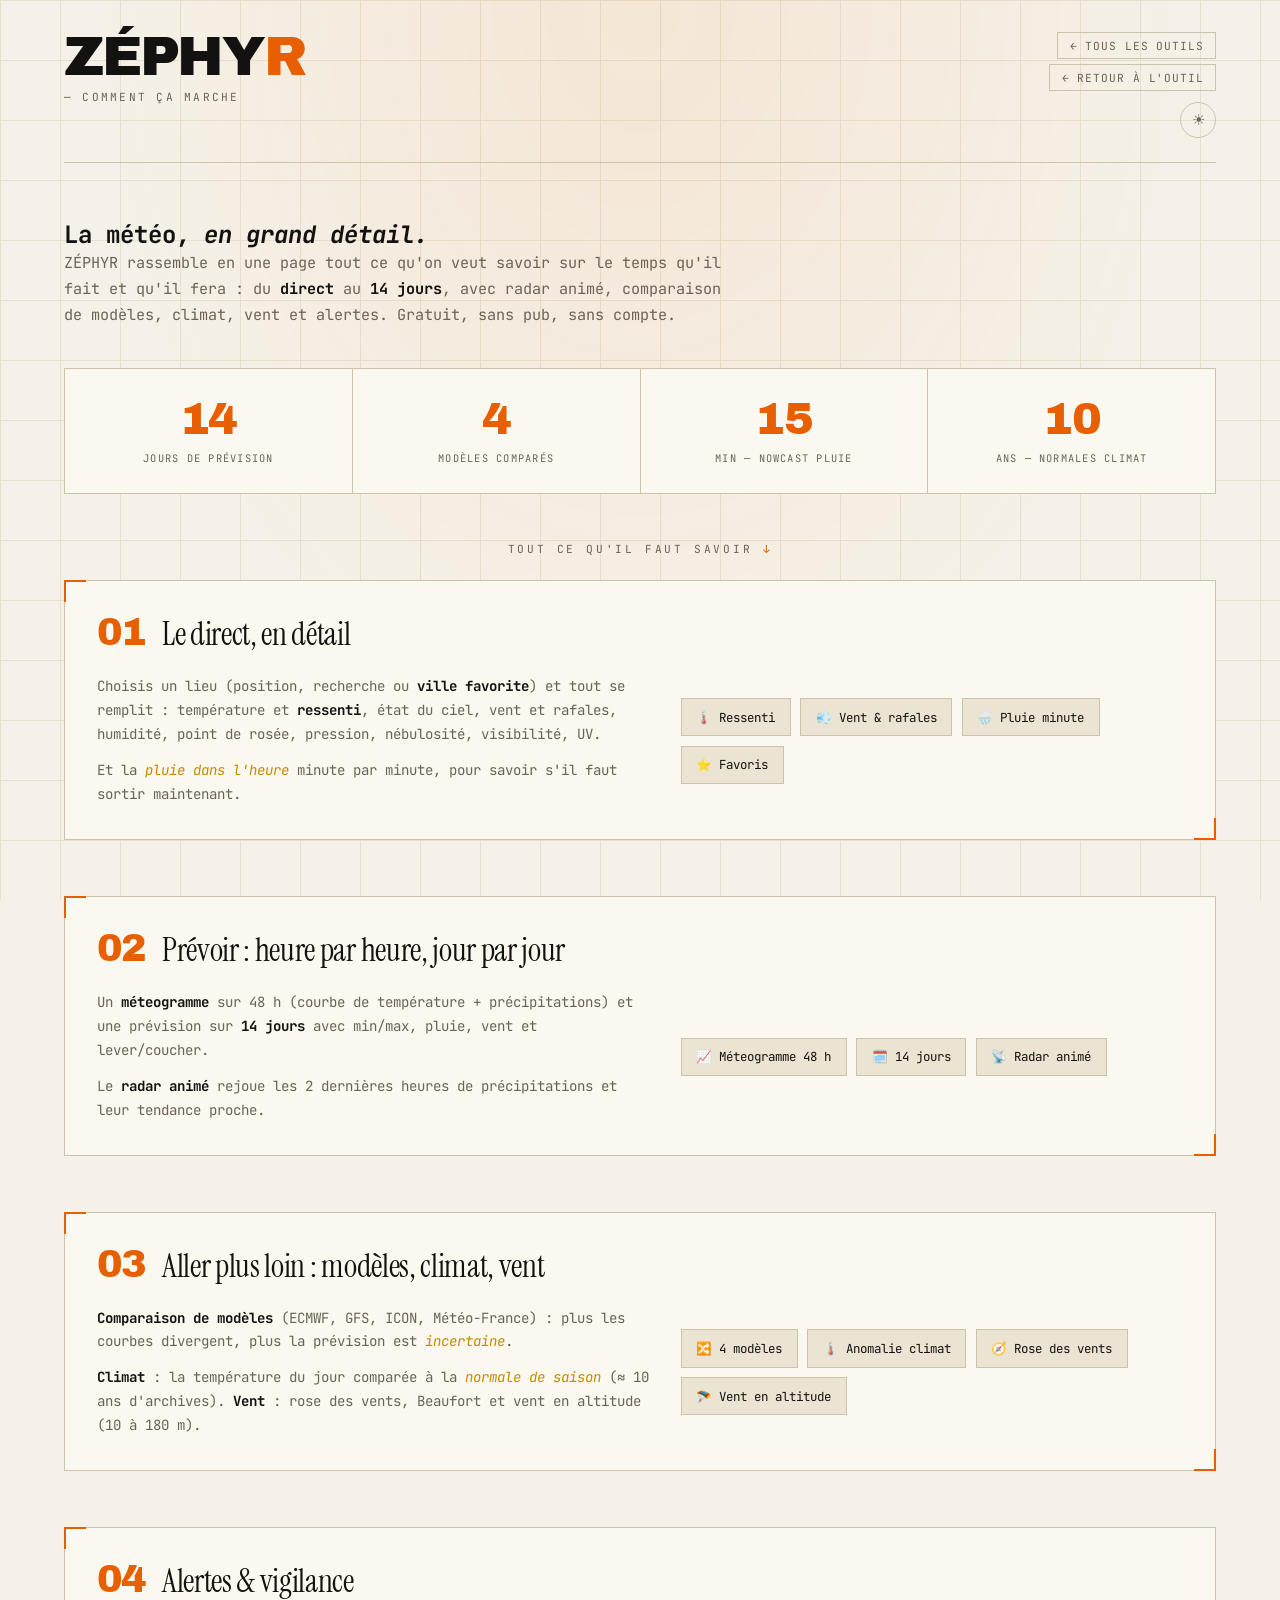
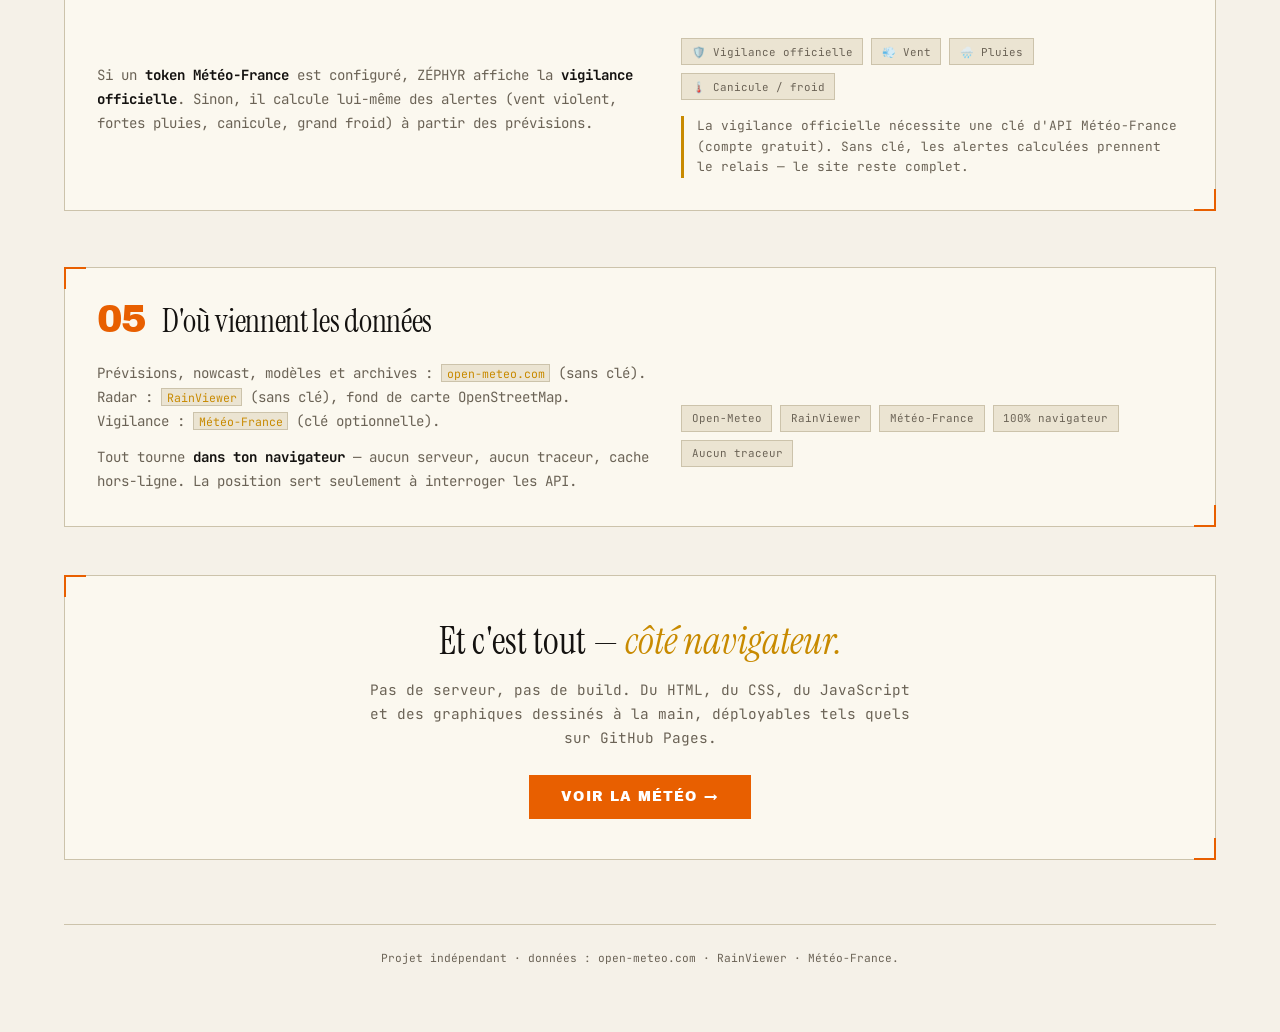
<file: comment-ca-marche.html>
<!DOCTYPE html>
<html lang="fr">
<head>
    <meta charset="UTF-8">
    <meta name="viewport" content="width=device-width, initial-scale=1.0">
    <title>Comment ça marche — ZÉPHYR</title>
    <meta name="description" content="Comprendre ZÉPHYR : conditions en direct, pluie minute, prévision et radar, comparaison de modèles, climat, vent et vigilance — et d'où viennent les données.">
    <meta name="theme-color" content="#0d0d0d" media="(prefers-color-scheme: dark)">
    <meta name="theme-color" content="#f5f1e8" media="(prefers-color-scheme: light)">
    <link rel="icon" href="favicon.svg" type="image/svg+xml">
    <script>(function(){try{var t=localStorage.getItem('zephyr-theme')||(matchMedia('(prefers-color-scheme: light)').matches?'light':'dark');if(t==='light')document.documentElement.setAttribute('data-theme','light');}catch(e){}})();</script>
    <link rel="preconnect" href="https://fonts.googleapis.com">
    <link rel="preconnect" href="https://fonts.gstatic.com" crossorigin>
    <link href="https://fonts.googleapis.com/css2?family=Archivo+Black&family=Instrument+Serif:ital@0;1&family=JetBrains+Mono:wght@400;500&display=swap" rel="stylesheet">
    <link rel="stylesheet" href="style.css">
    <link rel="stylesheet" href="comment-ca-marche.css">
</head>
<body>
    <div class="container">
        <header>
            <div>
                <a class="logo" href="index.html">ZÉPHY<span>R</span></a>
                <div class="tagline">— Comment ça marche</div>
            </div>
            <div class="meta">
                <div class="meta-right">
                    <a class="nav-link" href="https://leo-grnd.github.io/hub/">← Tous les outils</a>
                    <a class="nav-link" href="index.html">← Retour à l'outil</a>
                    <button id="themeToggle" class="theme-toggle" aria-label="Changer de thème" title="Changer de thème">
                        <span id="themeIcon" aria-hidden="true">☾</span>
                    </button>
                </div>
            </div>
        </header>

        <section class="hero hiw-hero">
            <h1>La météo, <em>en grand détail.</em></h1>
            <p>ZÉPHYR rassemble en une page tout ce qu'on veut savoir sur le temps qu'il fait et qu'il fera :
               du <strong>direct</strong> au <strong>14 jours</strong>, avec radar animé, comparaison de modèles,
               climat, vent et alertes. Gratuit, sans pub, sans compte.</p>
        </section>

        <section class="stats" aria-label="Chiffres clés">
            <div class="stat"><div class="stat-num" data-count="14">0</div><div class="stat-lbl">jours de prévision</div></div>
            <div class="stat"><div class="stat-num" data-count="4">0</div><div class="stat-lbl">modèles comparés</div></div>
            <div class="stat"><div class="stat-num" data-count="15">0</div><div class="stat-lbl">min — nowcast pluie</div></div>
            <div class="stat"><div class="stat-num" data-count="10">0</div><div class="stat-lbl">ans — normales climat</div></div>
        </section>

        <p class="flow-intro">Tout ce qu'il faut savoir <span class="arrow">↓</span></p>

        <ol class="pipeline">

            <li class="step card reveal">
                <div class="step-head"><span class="step-num">01</span><h2>Le direct, en détail</h2></div>
                <div class="step-body">
                    <div class="step-text">
                        <p>Choisis un lieu (position, recherche ou <strong>ville favorite</strong>) et tout se remplit :
                           température et <strong>ressenti</strong>, état du ciel, vent et rafales, humidité,
                           point de rosée, pression, nébulosité, visibilité, UV.</p>
                        <p>Et la <em>pluie dans l'heure</em> minute par minute, pour savoir s'il faut sortir maintenant.</p>
                    </div>
                    <div class="step-visual">
                        <div class="vchips">
                            <span class="vchip">🌡️ Ressenti</span>
                            <span class="vchip">💨 Vent &amp; rafales</span>
                            <span class="vchip">🌧️ Pluie minute</span>
                            <span class="vchip">⭐ Favoris</span>
                        </div>
                    </div>
                </div>
            </li>

            <li class="step card reveal">
                <div class="step-head"><span class="step-num">02</span><h2>Prévoir : heure par heure, jour par jour</h2></div>
                <div class="step-body">
                    <div class="step-text">
                        <p>Un <strong>méteogramme</strong> sur 48 h (courbe de température + précipitations) et une
                           prévision sur <strong>14 jours</strong> avec min/max, pluie, vent et lever/coucher.</p>
                        <p>Le <strong>radar animé</strong> rejoue les 2 dernières heures de précipitations et leur
                           tendance proche.</p>
                    </div>
                    <div class="step-visual">
                        <div class="vchips">
                            <span class="vchip">📈 Méteogramme 48 h</span>
                            <span class="vchip">🗓️ 14 jours</span>
                            <span class="vchip">📡 Radar animé</span>
                        </div>
                    </div>
                </div>
            </li>

            <li class="step card reveal">
                <div class="step-head"><span class="step-num">03</span><h2>Aller plus loin : modèles, climat, vent</h2></div>
                <div class="step-body">
                    <div class="step-text">
                        <p><strong>Comparaison de modèles</strong> (ECMWF, GFS, ICON, Météo-France) : plus les courbes
                           divergent, plus la prévision est <em>incertaine</em>.</p>
                        <p><strong>Climat</strong> : la température du jour comparée à la <em>normale de saison</em>
                           (≈ 10 ans d'archives). <strong>Vent</strong> : rose des vents, Beaufort et vent en altitude
                           (10 à 180 m).</p>
                    </div>
                    <div class="step-visual">
                        <div class="vchips">
                            <span class="vchip">🔀 4 modèles</span>
                            <span class="vchip">🌡️ Anomalie climat</span>
                            <span class="vchip">🧭 Rose des vents</span>
                            <span class="vchip">🪂 Vent en altitude</span>
                        </div>
                    </div>
                </div>
            </li>

            <li class="step card reveal">
                <div class="step-head"><span class="step-num">04</span><h2>Alertes &amp; vigilance</h2></div>
                <div class="step-body">
                    <div class="step-text">
                        <p>Si un <strong>token Météo-France</strong> est configuré, ZÉPHYR affiche la
                           <strong>vigilance officielle</strong>. Sinon, il calcule lui-même des alertes
                           (vent violent, fortes pluies, canicule, grand froid) à partir des prévisions.</p>
                    </div>
                    <div class="step-visual">
                        <div class="badges">
                            <span class="badge">🛡️ Vigilance officielle</span>
                            <span class="badge">💨 Vent</span>
                            <span class="badge">🌧️ Pluies</span>
                            <span class="badge">🌡️ Canicule / froid</span>
                        </div>
                        <p class="note">La vigilance officielle nécessite une clé d'API Météo-France (compte gratuit).
                           Sans clé, les alertes calculées prennent le relais — le site reste complet.</p>
                    </div>
                </div>
            </li>

            <li class="step card reveal">
                <div class="step-head"><span class="step-num">05</span><h2>D'où viennent les données</h2></div>
                <div class="step-body">
                    <div class="step-text">
                        <p>Prévisions, nowcast, modèles et archives : <code>open-meteo.com</code> (sans clé). Radar :
                           <code>RainViewer</code> (sans clé), fond de carte OpenStreetMap. Vigilance :
                           <code>Météo-France</code> (clé optionnelle).</p>
                        <p>Tout tourne <strong>dans ton navigateur</strong> — aucun serveur, aucun traceur, cache
                           hors-ligne. La position sert seulement à interroger les API.</p>
                    </div>
                    <div class="step-visual">
                        <div class="badges">
                            <span class="badge">Open-Meteo</span>
                            <span class="badge">RainViewer</span>
                            <span class="badge">Météo-France</span>
                            <span class="badge">100% navigateur</span>
                            <span class="badge">Aucun traceur</span>
                        </div>
                    </div>
                </div>
            </li>
        </ol>

        <section class="outro card reveal">
            <h2>Et c'est tout — <em>côté navigateur.</em></h2>
            <p>Pas de serveur, pas de build. Du HTML, du CSS, du JavaScript et des graphiques dessinés à la main,
               déployables tels quels sur GitHub&nbsp;Pages.</p>
            <a class="cta" href="index.html">Voir la météo →</a>
        </section>

        <footer>
            Projet indépendant · données : open-meteo.com · RainViewer · Météo-France.
        </footer>
    </div>

    <script>
    (function () {
        var icon = document.getElementById('themeIcon');
        function apply(t) {
            if (t === 'light') { document.documentElement.setAttribute('data-theme', 'light'); icon.textContent = '☀'; }
            else { document.documentElement.removeAttribute('data-theme'); icon.textContent = '☾'; }
        }
        apply(localStorage.getItem('zephyr-theme') || (matchMedia('(prefers-color-scheme: light)').matches ? 'light' : 'dark'));
        document.getElementById('themeToggle').addEventListener('click', function () {
            var next = document.documentElement.getAttribute('data-theme') === 'light' ? 'dark' : 'light';
            localStorage.setItem('zephyr-theme', next); apply(next);
        });
        var reduce = matchMedia('(prefers-reduced-motion: reduce)').matches;
        var reveals = document.querySelectorAll('.reveal');
        if (reduce || !('IntersectionObserver' in window)) { reveals.forEach(function (el) { el.classList.add('in'); }); }
        else { var io = new IntersectionObserver(function (es) { es.forEach(function (e) { if (e.isIntersecting) { e.target.classList.add('in'); io.unobserve(e.target); } }); }, { threshold: 0.18 }); reveals.forEach(function (el) { io.observe(el); }); }
        var nums = document.querySelectorAll('.stat-num[data-count]');
        function countUp(el) { var target = parseInt(el.getAttribute('data-count'), 10); if (reduce) { el.textContent = target.toLocaleString('fr-FR'); return; } var start = null, dur = 1100; function tick(ts) { if (start === null) start = ts; var p = Math.min(1, (ts - start) / dur); el.textContent = Math.round(target * (1 - Math.pow(1 - p, 3))).toLocaleString('fr-FR'); if (p < 1) requestAnimationFrame(tick); } requestAnimationFrame(tick); }
        if (!('IntersectionObserver' in window)) { nums.forEach(countUp); }
        else { var io2 = new IntersectionObserver(function (es) { es.forEach(function (e) { if (e.isIntersecting) { countUp(e.target); io2.unobserve(e.target); } }); }, { threshold: 0.6 }); nums.forEach(function (el) { io2.observe(el); }); }
    })();
    </script>
</body>
</html>
</file>
<file: style.css>
/* ===========================================================================
   ZÉPHYR — système de design partagé (brutaliste) + dashboard météo dense.
   =========================================================================== */
:root {
  --bg: #0d0d0d;
  --bg-soft: #161616;
  --bg-card: #1a1a1a;
  --ink: #f5f1e8;
  --ink-dim: #8a8278;
  --accent: #ff6b00;
  --accent-soft: #ffb800;
  --grid: #222;
  --border: #2a2a2a;
  --grid-opacity: 0.35;
  --glow-opacity: 0.12;

  --sky: #3b82f6;          /* précip / froid (graphes) */
  --vert: #4ade80;
  --jaune: #f7d100;
  --orange: #ff8c1a;
  --rouge: #ef4444;
}

:root[data-theme="light"] {
  --bg: #f5f1e8;
  --bg-soft: #ebe4d2;
  --bg-card: #fbf8ef;
  --ink: #141210;
  --ink-dim: #6b6356;
  --accent: #e85f00;
  --accent-soft: #c88a00;
  --grid: #d9d1bc;
  --border: #ccc3ab;
  --grid-opacity: 0.55;
  --glow-opacity: 0.08;

  --sky: #2563eb;
  --vert: #16a34a;
  --jaune: #c79a00;
  --orange: #d97300;
  --rouge: #dc2626;
}

html, body { transition: background-color 0.25s ease, color 0.25s ease; }
* { box-sizing: border-box; margin: 0; padding: 0; }

html, body {
  background: var(--bg);
  color: var(--ink);
  font-family: 'JetBrains Mono', monospace;
  min-height: 100vh;
  overflow-x: hidden;
}

body::before {
  content: '';
  position: fixed;
  inset: 0;
  background-image: linear-gradient(var(--grid) 1px, transparent 1px), linear-gradient(90deg, var(--grid) 1px, transparent 1px);
  background-size: 60px 60px;
  opacity: var(--grid-opacity);
  pointer-events: none;
  z-index: 0;
}
body::after {
  content: '';
  position: fixed;
  inset: 0;
  background: radial-gradient(ellipse at top, rgba(255,107,0, var(--glow-opacity)), transparent 60%);
  pointer-events: none;
  z-index: 0;
}

.container {
  position: relative;
  z-index: 1;
  max-width: 1200px;
  margin: 0 auto;
  padding: 2rem 1.5rem 4rem;
  display: flex;
  flex-direction: column;
}

/* ---- Header (partagé) ---- */
header { display: flex; justify-content: space-between; align-items: flex-start; margin-bottom: 2.5rem; padding-bottom: 1.5rem; border-bottom: 1px solid var(--border); }
.logo { font-family: 'Archivo Black', sans-serif; font-size: clamp(2rem, 6vw, 3.5rem); letter-spacing: -0.04em; line-height: 0.9; color: var(--ink); }
.logo span { color: var(--accent); }
.tagline { font-size: 0.7rem; text-transform: uppercase; letter-spacing: 0.2em; color: var(--ink-dim); margin-top: 0.5rem; }
.meta { text-align: right; font-size: 0.7rem; color: var(--ink-dim); letter-spacing: 0.15em; text-transform: uppercase; }
.meta-right { display: flex; flex-direction: column; align-items: flex-end; gap: 0.3rem; }
.meta .pulse { display: inline-block; width: 8px; height: 8px; border-radius: 50%; background: var(--vert); margin-right: 0.4rem; animation: pulse 2s infinite; }
#status[data-state="cache"] .pulse { background: var(--accent-soft); }
#status[data-state="error"] .pulse { background: var(--rouge); animation: none; }
@keyframes pulse { 0%, 100% { opacity: 1; } 50% { opacity: 0.3; } }
.theme-toggle { background: none; border: 1px solid var(--border); color: var(--ink-dim); width: 36px; height: 36px; border-radius: 50%; cursor: pointer; display: inline-flex; align-items: center; justify-content: center; font-size: 0.95rem; transition: border-color 0.2s, color 0.2s, transform 0.2s; margin-top: 0.4rem; }
.theme-toggle:hover { border-color: var(--accent); color: var(--accent); transform: rotate(15deg); }
.nav-link { font-family: 'JetBrains Mono', monospace; font-size: 0.7rem; letter-spacing: 0.08em; text-transform: uppercase; color: var(--ink-dim); text-decoration: none; border: 1px solid var(--border); padding: 0.35rem 0.7rem; transition: color 0.2s, border-color 0.2s; white-space: nowrap; }
.nav-link:hover { color: var(--accent); border-color: var(--accent); }

/* ---- Cards (partagé) ---- */
.card { background: var(--bg-card); border: 1px solid var(--border); padding: 1.75rem; margin-bottom: 2rem; position: relative; }
.card::before { content: ''; position: absolute; top: -1px; left: -1px; width: 20px; height: 20px; border-top: 2px solid var(--accent); border-left: 2px solid var(--accent); }
.card::after { content: ''; position: absolute; bottom: -1px; right: -1px; width: 20px; height: 20px; border-bottom: 2px solid var(--accent); border-right: 2px solid var(--accent); }
.section-head { font-size: 0.7rem; text-transform: uppercase; letter-spacing: 0.2em; color: var(--ink-dim); margin-bottom: 1.1rem; display: flex; align-items: center; gap: 0.6rem; flex-wrap: wrap; }
.section-head .src { color: var(--accent-soft); letter-spacing: 0.05em; }
.card-foot { margin-top: 0.9rem; font-size: 0.7rem; color: var(--ink-dim); line-height: 1.5; }
.grid-2 { display: grid; grid-template-columns: 1fr 1fr; gap: 2rem; }
.chart-wrap { width: 100%; position: relative; }
.chart-wrap.center { display: flex; justify-content: center; }
.chart { width: 100%; height: auto; display: block; }
.cursor-line { stroke: var(--ink-dim); stroke-width: 1; stroke-dasharray: 3 3; pointer-events: none; }
.cursor-dot { pointer-events: none; stroke: var(--bg-card); stroke-width: 1.5; }
.chart-tip {
  position: absolute; top: 2px; transform: translateX(-50%);
  background: var(--bg-soft); border: 1px solid var(--border);
  padding: 0.4rem 0.6rem; font-size: 0.72rem; line-height: 1.4;
  pointer-events: none; white-space: nowrap; z-index: 4;
}
.chart-tip .tip-h { color: var(--ink-dim); font-size: 0.62rem; text-transform: uppercase; letter-spacing: 0.06em; margin-bottom: 0.25rem; }
.tip-row { display: flex; align-items: center; gap: 0.4rem; }
.tip-row b { font-variant-numeric: tabular-nums; color: var(--ink); }
.tip-c { width: 10px; height: 3px; display: inline-block; flex-shrink: 0; }

/* ---- Localisation + favoris + unités ---- */
.loc-row { display: flex; gap: 0.6rem; align-items: center; flex-wrap: wrap; }
.geo-btn { background: var(--accent); color: #fff; border: none; font-family: 'Archivo Black', sans-serif; font-size: 0.72rem; letter-spacing: 0.06em; text-transform: uppercase; padding: 0.7rem 1.1rem; cursor: pointer; transition: transform 0.15s, background 0.15s; white-space: nowrap; }
.geo-btn:hover { background: var(--accent-soft); transform: translateX(2px); }
.geo-btn:disabled { opacity: 0.5; }
.search-wrap { position: relative; flex: 1; min-width: 200px; }
.search-input { width: 100%; background: var(--bg-soft); border: 1px solid var(--border); color: var(--ink); font-family: 'JetBrains Mono', monospace; font-size: 0.9rem; padding: 0.7rem 0.9rem; }
.search-input:focus { outline: 2px solid var(--accent); outline-offset: 1px; }
.search-results { position: absolute; z-index: 5; left: 0; right: 0; margin-top: 2px; background: var(--bg-card); border: 1px solid var(--border); max-height: 260px; overflow-y: auto; }
.search-results li { list-style: none; padding: 0.6rem 0.9rem; font-size: 0.82rem; cursor: pointer; border-bottom: 1px solid var(--border); }
.search-results li:last-child { border-bottom: none; }
.search-results li:hover { background: var(--bg-soft); color: var(--accent); }
.search-results .sr-sub { color: var(--ink-dim); font-size: 0.72rem; }
.fav-add { background: var(--bg-soft); border: 1px solid var(--border); color: var(--ink-dim); font-family: 'JetBrains Mono', monospace; font-size: 0.7rem; text-transform: uppercase; letter-spacing: 0.05em; padding: 0.7rem 0.9rem; cursor: pointer; white-space: nowrap; transition: color 0.15s, border-color 0.15s; }
.fav-add:hover { color: var(--accent); border-color: var(--accent); }
.favs { display: flex; gap: 0.4rem; flex-wrap: wrap; margin-top: 0.8rem; }
.fav { background: var(--bg-soft); border: 1px solid var(--border); color: var(--ink); font-family: 'JetBrains Mono', monospace; font-size: 0.75rem; padding: 0.4rem 0.7rem; cursor: pointer; transition: border-color 0.15s; }
.fav:hover { border-color: var(--accent); }
.fav.active { border-color: var(--accent); color: var(--accent); }
.fav-x { margin-left: 0.5rem; opacity: 0.5; }
.fav-x:hover { opacity: 1; color: var(--rouge); }
.place { margin-top: 1rem; display: flex; align-items: baseline; gap: 0.6rem; flex-wrap: wrap; }
.place-name { font-family: 'Archivo Black', sans-serif; font-size: 1.2rem; letter-spacing: -0.02em; }
.place-sub { color: var(--ink-dim); font-size: 0.72rem; text-transform: uppercase; letter-spacing: 0.1em; }
.units { display: flex; gap: 0.7rem; flex-wrap: wrap; margin-top: 1rem; }
.unit-grp { display: inline-flex; border: 1px solid var(--border); overflow: hidden; }
.unit-opt { background: var(--bg-soft); border: none; border-right: 1px solid var(--border); color: var(--ink-dim); font-family: 'JetBrains Mono', monospace; font-size: 0.68rem; padding: 0.35rem 0.6rem; cursor: pointer; }
.unit-opt:last-child { border-right: none; }
.unit-opt.on { background: var(--accent); color: #fff; }

/* ---- Conditions actuelles ---- */
.cur-main { display: flex; align-items: center; gap: 1.5rem; flex-wrap: wrap; }
.cur-icon { width: 88px; height: 88px; color: var(--ink); flex-shrink: 0; }
.cur-icon svg { width: 100%; height: 100%; }
.cur-temp { font-family: 'Archivo Black', sans-serif; font-size: clamp(3rem, 11vw, 5rem); line-height: 0.9; letter-spacing: -0.04em; }
.cur-temp .deg { font-size: 0.35em; color: var(--ink-dim); margin-left: 0.1em; }
.cur-label { font-family: 'Instrument Serif', serif; font-size: clamp(1.3rem, 4vw, 1.9rem); color: var(--accent-soft); }
.cur-feels { font-size: 0.8rem; color: var(--ink-dim); margin-top: 0.2rem; }
.cur-side { margin-left: auto; text-align: right; }
.cur-hilo { font-family: 'Archivo Black', sans-serif; font-size: 1.1rem; letter-spacing: -0.02em; }
.cur-wind { font-size: 0.8rem; color: var(--ink-dim); margin-top: 0.5rem; line-height: 1.5; }
.cur-wind .dir { color: var(--accent); }
.cur-wind .ci { margin-right: 0.3rem; }
.cur-stats { display: grid; grid-template-columns: repeat(6, 1fr); gap: 1px; background: var(--border); border: 1px solid var(--border); margin-top: 1.5rem; }
.cs { background: var(--bg-soft); padding: 0.85rem 0.7rem; display: flex; flex-direction: column; gap: 0.3rem; }
.cs span { font-size: 0.58rem; text-transform: uppercase; letter-spacing: 0.1em; color: var(--ink-dim); }
.cs b { font-family: 'Archivo Black', sans-serif; font-size: 0.95rem; letter-spacing: -0.02em; }

/* ---- Nowcast ---- */
.nowcast-phrase { font-family: 'Instrument Serif', serif; font-size: clamp(1.1rem, 3vw, 1.5rem); margin-bottom: 1rem; }

/* ---- Alertes ---- */
.alerts-list { display: flex; flex-direction: column; gap: 0.6rem; }
.alert { display: flex; align-items: baseline; gap: 0.6rem; padding: 0.7rem 0.9rem; background: var(--bg-soft); border: 1px solid var(--border); border-left: 4px solid var(--lv, var(--ink-dim)); font-size: 0.82rem; line-height: 1.4; }
.alert[data-level="vert"] { --lv: var(--vert); }
.alert[data-level="jaune"] { --lv: var(--jaune); }
.alert[data-level="orange"] { --lv: var(--orange); }
.alert[data-level="rouge"] { --lv: var(--rouge); }
.alert.ok { --lv: var(--vert); color: var(--ink-dim); }
.alert b { color: var(--ink); }
.alert .when { margin-left: auto; color: var(--ink-dim); text-transform: uppercase; font-size: 0.62rem; letter-spacing: 0.08em; }
.alert .ci { font-size: 1rem; }

/* ---- Prévision 14 jours ---- */
.daily-list { display: flex; flex-direction: column; }
.day-row { display: grid; grid-template-columns: 4.5rem 2rem 1fr auto; align-items: center; gap: 0.8rem; padding: 0.5rem 0; border-bottom: 1px solid var(--border); }
.day-row:last-child { border-bottom: none; }
.day-name { font-size: 0.8rem; text-transform: capitalize; color: var(--ink-dim); }
.day-ico { width: 26px; height: 26px; color: var(--ink); }
.day-ico svg { width: 100%; height: 100%; }
.day-prec { font-size: 0.72rem; color: var(--sky); font-variant-numeric: tabular-nums; }
.day-temps { font-variant-numeric: tabular-nums; font-size: 0.9rem; text-align: right; }
.day-temps b { font-family: 'Archivo Black', sans-serif; }
.day-temps .lo { color: var(--ink-dim); }

/* ---- Radar ---- */
.radar-ctrl { margin-left: auto; display: inline-flex; align-items: center; gap: 0.6rem; }
.radar-play { background: var(--bg-soft); border: 1px solid var(--border); color: var(--ink); width: 30px; height: 30px; cursor: pointer; border-radius: 50%; }
.radar-play:hover { border-color: var(--accent); color: var(--accent); }
.radar-time { font-variant-numeric: tabular-nums; color: var(--ink); letter-spacing: 0; }
.radar-map { height: 380px; width: 100%; border: 1px solid var(--border); background: var(--bg-soft); }
.leaflet-container { font-family: 'JetBrains Mono', monospace; background: var(--bg-soft); }

/* ---- Vent ---- */
.wind-body { display: flex; gap: 1.5rem; align-items: center; flex-wrap: wrap; }
.wind-rose { width: 180px; flex-shrink: 0; color: var(--ink-dim); }
.rose { width: 100%; height: auto; }
.wind-info { flex: 1; min-width: 160px; }
.wind-beaufort { font-size: 1.1rem; }
.wind-beaufort b { font-family: 'Archivo Black', sans-serif; font-size: 1.6rem; letter-spacing: -0.02em; }
.wind-beaufort .dir { color: var(--accent); }
.wind-beaufort .bf { font-size: 0.75rem; color: var(--ink-dim); margin-top: 0.3rem; }
.wind-levels { display: grid; grid-template-columns: 1fr 1fr; gap: 1px; background: var(--border); border: 1px solid var(--border); margin-top: 1rem; }
.wl { background: var(--bg-soft); padding: 0.6rem; display: flex; justify-content: space-between; align-items: baseline; font-size: 0.8rem; }
.wl span { color: var(--ink-dim); font-size: 0.68rem; }
.wl b { font-family: 'Archivo Black', sans-serif; }

/* ---- Soleil / lune ---- */
.sun-grid { display: grid; grid-template-columns: 1fr 1fr; gap: 1px; background: var(--border); border: 1px solid var(--border); }
.sg { background: var(--bg-soft); padding: 0.7rem; display: flex; flex-direction: column; gap: 0.25rem; }
.sg span { font-size: 0.58rem; text-transform: uppercase; letter-spacing: 0.1em; color: var(--ink-dim); }
.sg b { font-family: 'Archivo Black', sans-serif; font-size: 0.95rem; font-variant-numeric: tabular-nums; }
.moon { margin-top: 1rem; display: flex; align-items: center; gap: 0.6rem; font-size: 0.85rem; color: var(--ink-dim); }
.moon-icon { font-size: 1.6rem; }

/* ---- Détails ---- */
.details-grid { display: grid; grid-template-columns: repeat(auto-fit, minmax(150px, 1fr)); gap: 1px; background: var(--border); border: 1px solid var(--border); }
.det { background: var(--bg-soft); padding: 0.85rem 0.8rem; }
.det-l { font-size: 0.58rem; text-transform: uppercase; letter-spacing: 0.1em; color: var(--ink-dim); margin-bottom: 0.35rem; }
.det-v { font-family: 'Archivo Black', sans-serif; font-size: 0.95rem; letter-spacing: -0.02em; }

/* ---- Modèles ---- */
.models-legend { display: flex; flex-wrap: wrap; gap: 1rem; margin-bottom: 0.8rem; font-size: 0.72rem; color: var(--ink-dim); }
.leg { display: inline-flex; align-items: center; gap: 0.4rem; }
.leg-c { width: 14px; height: 3px; display: inline-block; }

/* ---- Footer (partagé) ---- */
footer { margin-top: 2rem; text-align: center; font-size: 0.7rem; color: var(--ink-dim); border-top: 1px solid var(--border); padding-top: 1.5rem; line-height: 1.7; }
footer a { color: var(--accent); }
[hidden] { display: none !important; }

/* ---- Responsive ---- */
@media (max-width: 900px) {
  .container { padding: 1.5rem 1.25rem 3rem; }
  .grid-2 { grid-template-columns: 1fr; gap: 2rem; }
  .cur-stats { grid-template-columns: repeat(3, 1fr); }
}
@media (max-width: 560px) {
  .container { padding: 1.25rem 1rem 2.5rem; }
  .tagline { font-size: 0.6rem; }
  .card { padding: 1.25rem; }
  .cur-stats { grid-template-columns: repeat(2, 1fr); }
  .cur-side { margin-left: 0; text-align: left; width: 100%; }
  .sun-grid { grid-template-columns: 1fr 1fr; }
  .loc-row { flex-direction: column; align-items: stretch; }
  .geo-btn, .fav-add { width: 100%; }
}
@media (prefers-reduced-motion: reduce) {
  html, body, .theme-toggle, .geo-btn { transition: none; }
}
</file>
<file: comment-ca-marche.css>
/* comment-ca-marche.css — page "Comment ça marche", réutilise les tokens de style.css */

.hiw-hero { margin-top: 1rem; max-width: 760px; }
.hiw-hero p { color: var(--ink-dim); font-size: 0.95rem; line-height: 1.7; max-width: 660px; }
.hiw-hero strong { color: var(--ink); }

a.logo { text-decoration: none; display: inline-block; }

.stats { display: grid; grid-template-columns: repeat(4, 1fr); gap: 1px; background: var(--border); border: 1px solid var(--border); margin: 2.5rem 0 3rem; }
.stat { background: var(--bg-card); padding: 1.75rem 1.25rem; text-align: center; }
.stat-num { font-family: 'Archivo Black', sans-serif; font-size: clamp(1.8rem, 5vw, 2.8rem); line-height: 1; color: var(--accent); letter-spacing: -0.03em; font-variant-numeric: tabular-nums; }
.stat-lbl { margin-top: 0.6rem; font-size: 0.65rem; text-transform: uppercase; letter-spacing: 0.12em; color: var(--ink-dim); }

.flow-intro { text-align: center; font-size: 0.7rem; text-transform: uppercase; letter-spacing: 0.25em; color: var(--ink-dim); margin-bottom: 1.5rem; }
.flow-intro .arrow { display: inline-block; color: var(--accent); animation: bob 1.8s ease-in-out infinite; }
@keyframes bob { 0%,100% { transform: translateY(0); } 50% { transform: translateY(4px); } }

.pipeline { list-style: none; display: flex; flex-direction: column; gap: 1.5rem; }
.step { padding: 2rem; }
.step-head { display: flex; align-items: baseline; gap: 1rem; margin-bottom: 1.25rem; }
.step-num { font-family: 'Archivo Black', sans-serif; font-size: clamp(1.6rem, 5vw, 2.4rem); color: var(--accent); line-height: 0.9; letter-spacing: -0.04em; }
.step-head h2 { font-family: 'Instrument Serif', serif; font-weight: 400; font-size: clamp(1.4rem, 3.5vw, 2rem); letter-spacing: -0.01em; }
.step-body { display: grid; grid-template-columns: 1.1fr 1fr; gap: 2rem; align-items: center; }
.step-text p { color: var(--ink-dim); font-size: 0.88rem; line-height: 1.7; margin-bottom: 0.75rem; }
.step-text p:last-child { margin-bottom: 0; }
.step-text strong { color: var(--ink); }
.step-text em { color: var(--accent-soft); font-style: italic; }

code { font-family: 'JetBrains Mono', monospace; font-size: 0.82em; background: var(--bg-soft); border: 1px solid var(--border); padding: 0.05em 0.4em; color: var(--accent-soft); white-space: nowrap; }

.step-visual { min-width: 0; }
.vchips { display: flex; flex-wrap: wrap; gap: 0.6rem; }
.vchip { font-size: 0.78rem; padding: 0.6rem 0.9rem; background: var(--bg-soft); border: 1px solid var(--border); color: var(--ink); }
.badges { display: flex; flex-wrap: wrap; gap: 0.5rem; margin-top: 1rem; }
.badge { font-size: 0.68rem; padding: 0.35rem 0.6rem; background: var(--bg-soft); border: 1px solid var(--border); color: var(--ink-dim); }
.note { margin-top: 1rem; font-size: 0.8rem; color: var(--ink-dim); border-left: 3px solid var(--accent-soft); padding-left: 0.8rem; line-height: 1.6; }

.outro { padding: 2.5rem; text-align: center; margin-top: 1rem; }
.outro h2 { font-family: 'Instrument Serif', serif; font-weight: 400; font-size: clamp(1.6rem, 4vw, 2.4rem); margin-bottom: 0.75rem; }
.outro h2 em { font-style: italic; color: var(--accent-soft); }
.outro p { color: var(--ink-dim); font-size: 0.9rem; line-height: 1.7; max-width: 560px; margin: 0 auto 1.5rem; }
.cta { display: inline-block; background: var(--accent); color: #fff; text-decoration: none; font-family: 'Archivo Black', sans-serif; font-size: 0.85rem; letter-spacing: 0.08em; text-transform: uppercase; padding: 0.9rem 2rem; transition: transform 0.15s, background 0.15s; }
.cta:hover { background: var(--accent-soft); transform: translateX(3px); }

.reveal { opacity: 0; transform: translateY(20px); transition: opacity 0.55s ease, transform 0.55s ease; }
.reveal.in { opacity: 1; transform: none; }
@media (prefers-reduced-motion: reduce) { .reveal { opacity: 1; transform: none; transition: none; } .flow-intro .arrow { animation: none; } }

@media (max-width: 760px) { .stats { grid-template-columns: repeat(2, 1fr); } .step-body { grid-template-columns: 1fr; gap: 1.5rem; } .step { padding: 1.5rem; } }
@media (max-width: 420px) { .stats { grid-template-columns: 1fr 1fr; } }
</file>
